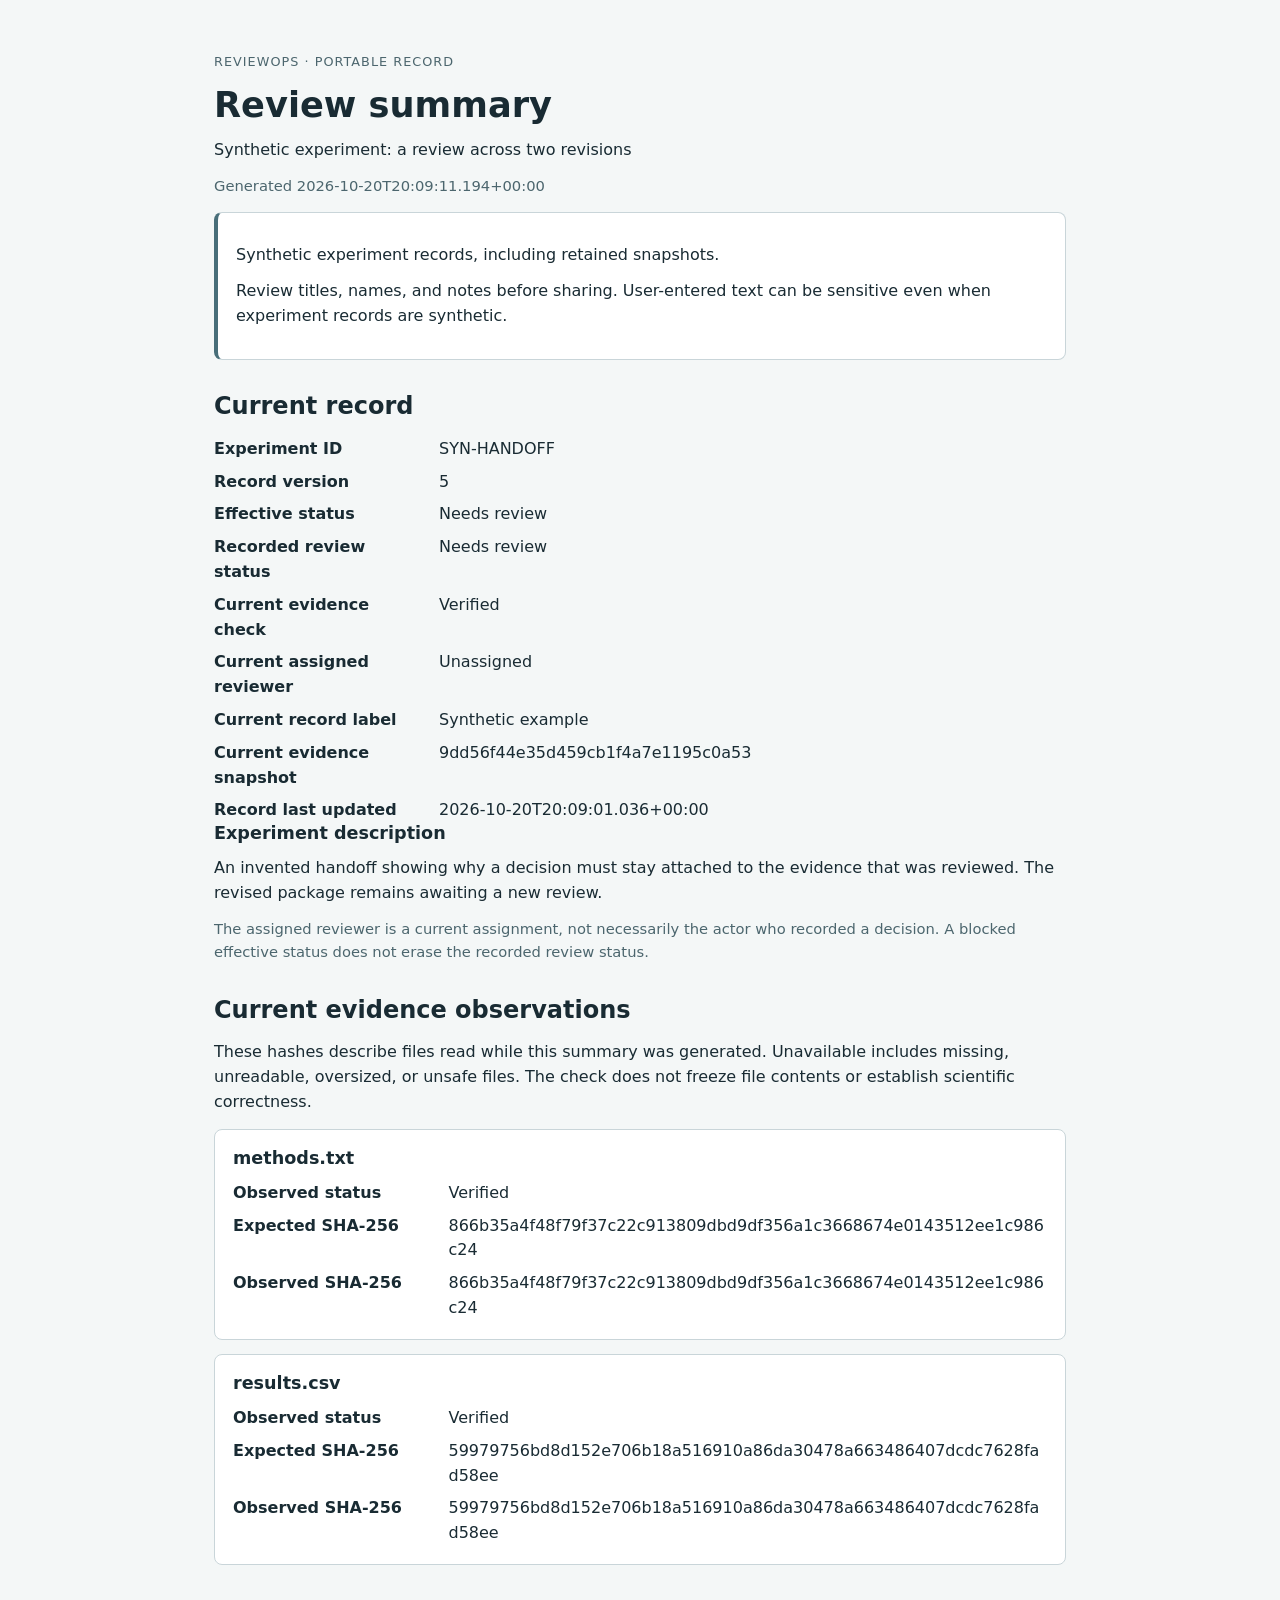
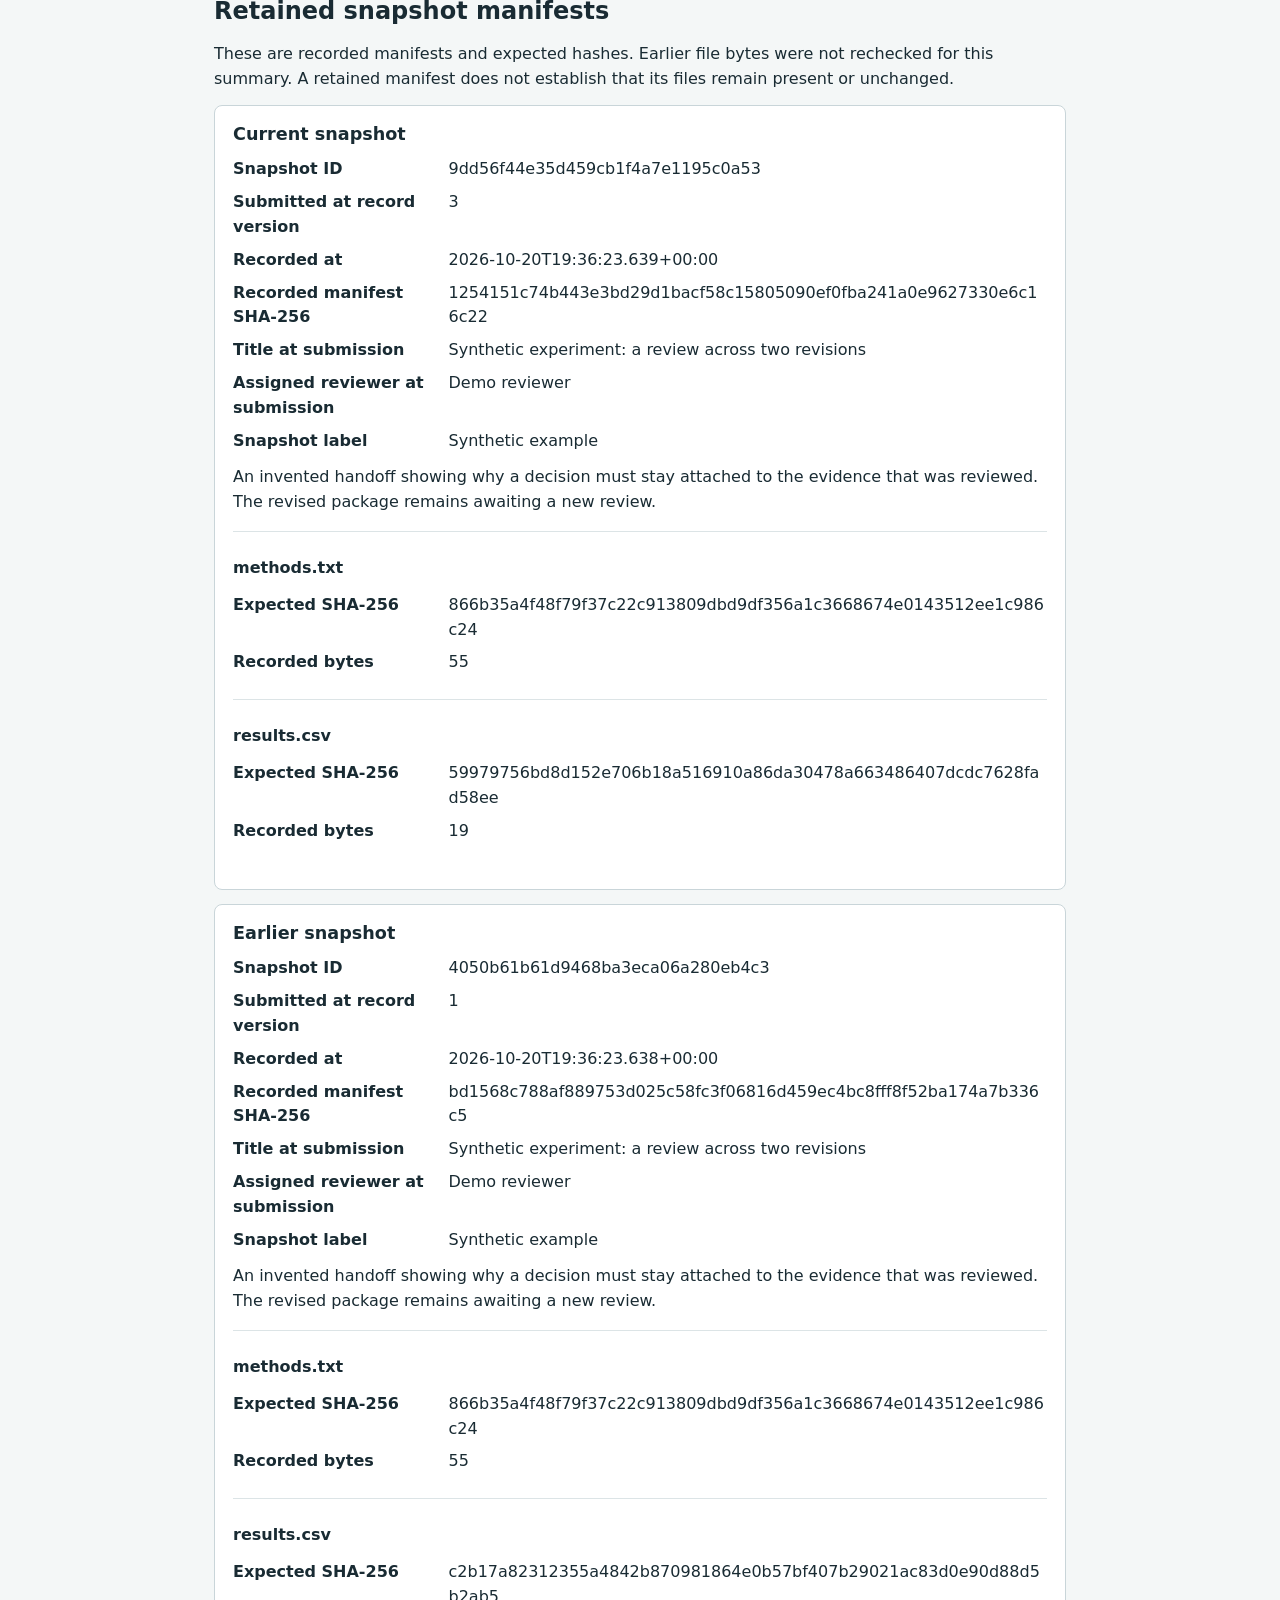
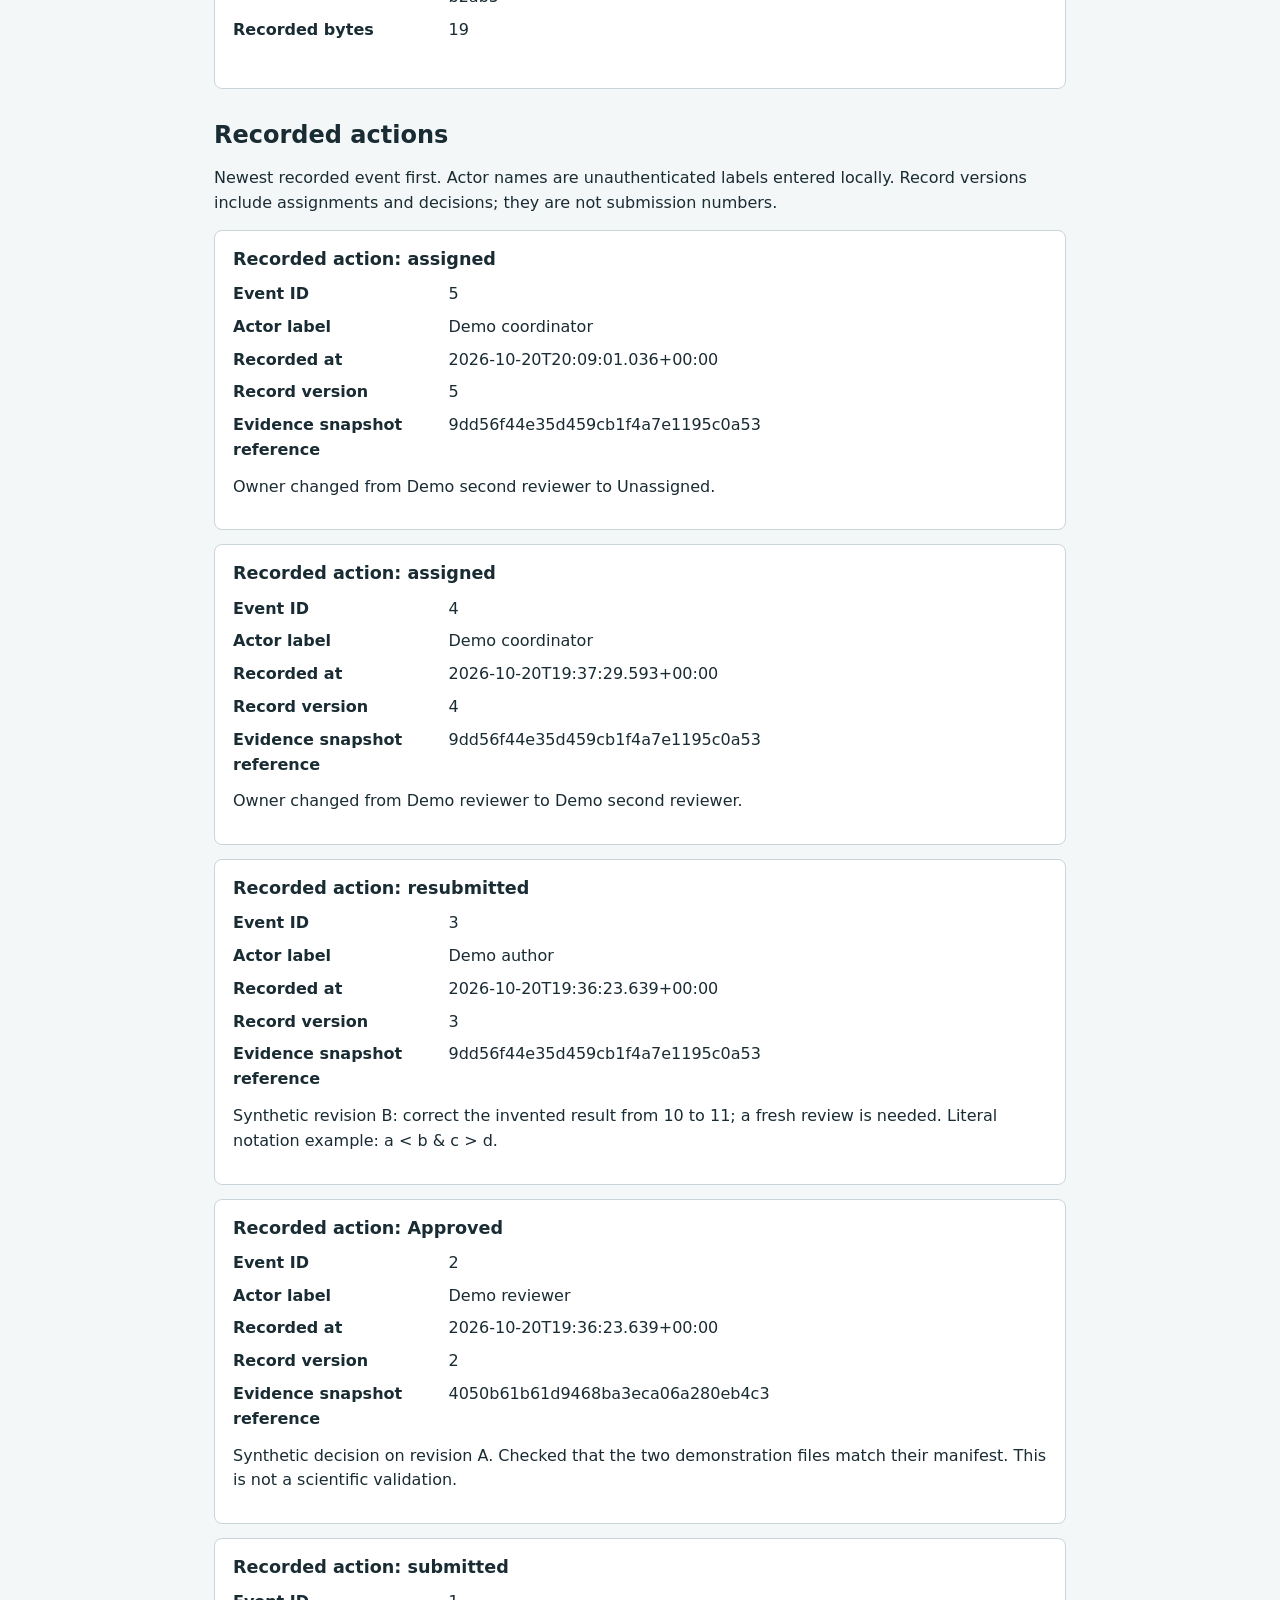
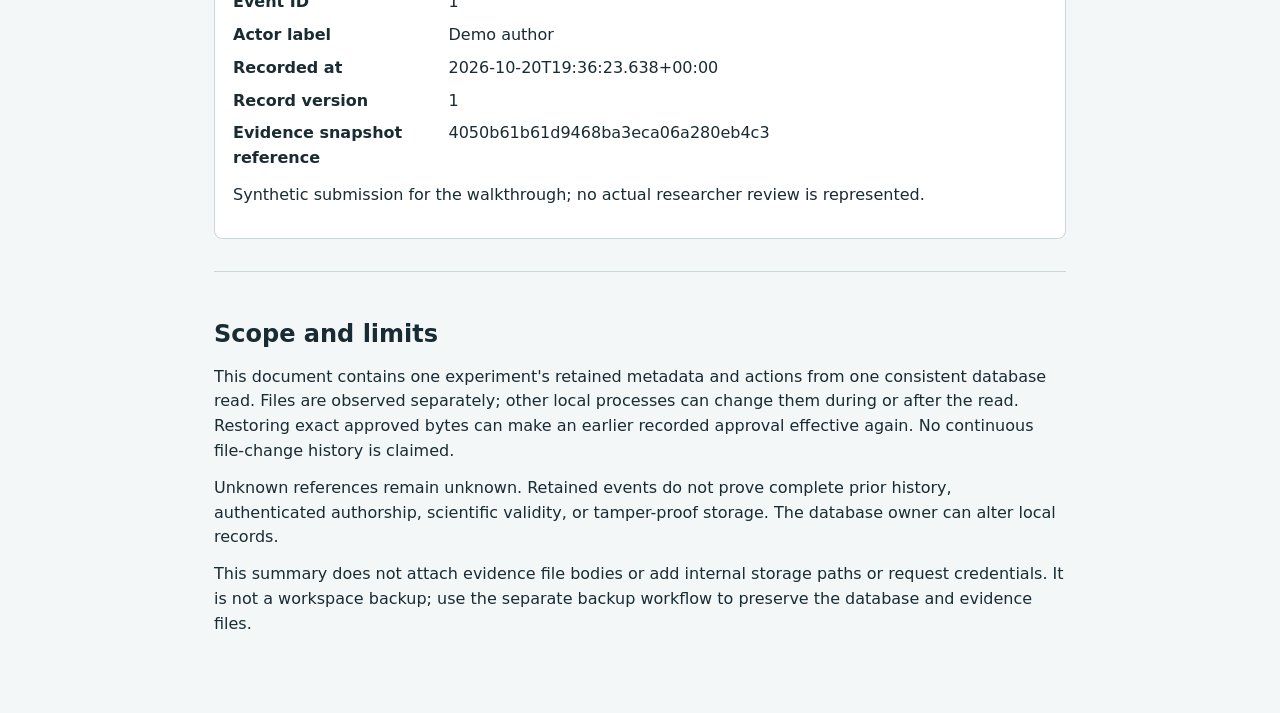
<file: docs/assets/reviewops-synthetic-summary.html>
<!doctype html>
<html lang="en"><head><meta charset="utf-8">
<meta name="viewport" content="width=device-width, initial-scale=1">
<meta name="referrer" content="no-referrer">
<meta http-equiv="Content-Security-Policy" content="default-src &#x27;none&#x27;; style-src &#x27;unsafe-inline&#x27;; script-src &#x27;none&#x27;; img-src &#x27;none&#x27;; connect-src &#x27;none&#x27;; object-src &#x27;none&#x27;; base-uri &#x27;none&#x27;; form-action &#x27;none&#x27;">
<title>ReviewOps review summary</title>
<style>
:root{color-scheme:light;font-family:system-ui,-apple-system,BlinkMacSystemFont,"Segoe UI",sans-serif;color:#192b33;background:#f4f7f7;line-height:1.55}
*{box-sizing:border-box}body{margin:0}main{max-width:900px;margin:auto;padding:40px 24px 64px}
h1,h2,h3{line-height:1.2;overflow-wrap:anywhere}h1{font-size:2.2rem;margin:0 0 8px}h2{margin:32px 0 16px}h3{margin:0 0 12px;font-size:1.1rem}
p{margin:12px 0}.eyebrow{font-size:.8rem;text-transform:uppercase;letter-spacing:.08em;color:#4c666e}.muted{color:#4c666e;font-size:.92rem}
.notice,article{background:#fff;border:1px solid #c9d5d9;border-radius:8px;padding:18px;margin:14px 0}.notice{border-left:4px solid #486e79}
dl{display:grid;grid-template-columns:minmax(130px,1fr) minmax(0,3fr);gap:8px 16px;margin:0}dt{font-weight:600}dd{margin:0;white-space:pre-wrap;overflow-wrap:anywhere}
.text{white-space:pre-wrap;overflow-wrap:anywhere}.files{list-style:none;padding:0}.files li{margin:12px 0;padding:12px 0;border-top:1px solid #dce4e6}.filename{font-weight:600;overflow-wrap:anywhere}section{margin-top:30px}footer{border-top:1px solid #c9d5d9;margin-top:32px;padding-top:16px}
@media(max-width:560px){main{padding:24px 16px 40px}dl{grid-template-columns:1fr;gap:3px}dd{margin-bottom:10px}article,.notice{padding:14px}}
@media print{:root{background:#fff;color:#000}main{max-width:none;padding:0}article{border-radius:0}h2,h3{break-after:avoid}dl,.files li{break-inside:avoid}.notice{border-color:#777}}
</style></head><body><main>
<header><p class="eyebrow">ReviewOps · portable record</p><h1>Review summary</h1>
<p class="text">Synthetic experiment: a review across two revisions</p><p class="muted">Generated 2026-10-20T20:09:11.194+00:00</p></header>
<aside class="notice"><p>Synthetic experiment records, including retained snapshots.</p><p>Review titles, names, and notes before sharing. User-entered text can be sensitive even when experiment records are synthetic.</p></aside>

<section aria-labelledby="current"><h2 id="current">Current record</h2><dl>
<dt>Experiment ID</dt><dd>SYN-HANDOFF</dd>
<dt>Record version</dt><dd>5</dd>
<dt>Effective status</dt><dd>Needs review</dd>
<dt>Recorded review status</dt><dd>Needs review</dd>
<dt>Current evidence check</dt><dd>Verified</dd>
<dt>Current assigned reviewer</dt><dd>Unassigned</dd>
<dt>Current record label</dt><dd>Synthetic example</dd>
<dt>Current evidence snapshot</dt><dd>9dd56f44e35d459cb1f4a7e1195c0a53</dd>
<dt>Record last updated</dt><dd>2026-10-20T20:09:01.036+00:00</dd>
</dl><h3>Experiment description</h3><p class="text">An invented handoff showing why a decision must stay attached to the evidence that was reviewed. The revised package remains awaiting a new review.</p>
<p class="muted">The assigned reviewer is a current assignment, not necessarily the actor who recorded a decision. A blocked effective status does not erase the recorded review status.</p></section>
<section aria-labelledby="evidence"><h2 id="evidence">Current evidence observations</h2>
<p>These hashes describe files read while this summary was generated. Unavailable includes missing, unreadable, oversized, or unsafe files. The check does not freeze file contents or establish scientific correctness.</p>
<article><h3>methods.txt</h3><dl>
<dt>Observed status</dt><dd>Verified</dd>
<dt>Expected SHA-256</dt><dd>866b35a4f48f79f37c22c913809dbd9df356a1c3668674e0143512ee1c986c24</dd>
<dt>Observed SHA-256</dt><dd>866b35a4f48f79f37c22c913809dbd9df356a1c3668674e0143512ee1c986c24</dd>
</dl></article>
<article><h3>results.csv</h3><dl>
<dt>Observed status</dt><dd>Verified</dd>
<dt>Expected SHA-256</dt><dd>59979756bd8d152e706b18a516910a86da30478a663486407dcdc7628fad58ee</dd>
<dt>Observed SHA-256</dt><dd>59979756bd8d152e706b18a516910a86da30478a663486407dcdc7628fad58ee</dd>
</dl></article>
</section><section aria-labelledby="snapshots"><h2 id="snapshots">Retained snapshot manifests</h2>
<p>These are recorded manifests and expected hashes. Earlier file bytes were not rechecked for this summary. A retained manifest does not establish that its files remain present or unchanged.</p>
<article><h3>Current snapshot</h3><dl>
<dt>Snapshot ID</dt><dd>9dd56f44e35d459cb1f4a7e1195c0a53</dd>
<dt>Submitted at record version</dt><dd>3</dd>
<dt>Recorded at</dt><dd>2026-10-20T19:36:23.639+00:00</dd>
<dt>Recorded manifest SHA-256</dt><dd>1254151c74b443e3bd29d1bacf58c15805090ef0fba241a0e9627330e6c16c22</dd>
<dt>Title at submission</dt><dd>Synthetic experiment: a review across two revisions</dd>
<dt>Assigned reviewer at submission</dt><dd>Demo reviewer</dd>
<dt>Snapshot label</dt><dd>Synthetic example</dd>
</dl>
<p class="text">An invented handoff showing why a decision must stay attached to the evidence that was reviewed. The revised package remains awaiting a new review.</p>
<ul class="files">
<li><p class="filename">methods.txt</p><dl><dt>Expected SHA-256</dt><dd>866b35a4f48f79f37c22c913809dbd9df356a1c3668674e0143512ee1c986c24</dd><dt>Recorded bytes</dt><dd>55</dd></dl></li>
<li><p class="filename">results.csv</p><dl><dt>Expected SHA-256</dt><dd>59979756bd8d152e706b18a516910a86da30478a663486407dcdc7628fad58ee</dd><dt>Recorded bytes</dt><dd>19</dd></dl></li>
</ul>
</article>
<article><h3>Earlier snapshot</h3><dl>
<dt>Snapshot ID</dt><dd>4050b61b61d9468ba3eca06a280eb4c3</dd>
<dt>Submitted at record version</dt><dd>1</dd>
<dt>Recorded at</dt><dd>2026-10-20T19:36:23.638+00:00</dd>
<dt>Recorded manifest SHA-256</dt><dd>bd1568c788af889753d025c58fc3f06816d459ec4bc8fff8f52ba174a7b336c5</dd>
<dt>Title at submission</dt><dd>Synthetic experiment: a review across two revisions</dd>
<dt>Assigned reviewer at submission</dt><dd>Demo reviewer</dd>
<dt>Snapshot label</dt><dd>Synthetic example</dd>
</dl>
<p class="text">An invented handoff showing why a decision must stay attached to the evidence that was reviewed. The revised package remains awaiting a new review.</p>
<ul class="files">
<li><p class="filename">methods.txt</p><dl><dt>Expected SHA-256</dt><dd>866b35a4f48f79f37c22c913809dbd9df356a1c3668674e0143512ee1c986c24</dd><dt>Recorded bytes</dt><dd>55</dd></dl></li>
<li><p class="filename">results.csv</p><dl><dt>Expected SHA-256</dt><dd>c2b17a82312355a4842b870981864e0b57bf407b29021ac83d0e90d88d5b2ab5</dd><dt>Recorded bytes</dt><dd>19</dd></dl></li>
</ul>
</article>
</section><section aria-labelledby="history"><h2 id="history">Recorded actions</h2>
<p>Newest recorded event first. Actor names are unauthenticated labels entered locally. Record versions include assignments and decisions; they are not submission numbers.</p>
<article><h3>Recorded action: assigned</h3><dl>
<dt>Event ID</dt><dd>5</dd>
<dt>Actor label</dt><dd>Demo coordinator</dd>
<dt>Recorded at</dt><dd>2026-10-20T20:09:01.036+00:00</dd>
<dt>Record version</dt><dd>5</dd>
<dt>Evidence snapshot reference</dt><dd>9dd56f44e35d459cb1f4a7e1195c0a53</dd>
</dl><p class="text">Owner changed from Demo second reviewer to Unassigned.</p></article>
<article><h3>Recorded action: assigned</h3><dl>
<dt>Event ID</dt><dd>4</dd>
<dt>Actor label</dt><dd>Demo coordinator</dd>
<dt>Recorded at</dt><dd>2026-10-20T19:37:29.593+00:00</dd>
<dt>Record version</dt><dd>4</dd>
<dt>Evidence snapshot reference</dt><dd>9dd56f44e35d459cb1f4a7e1195c0a53</dd>
</dl><p class="text">Owner changed from Demo reviewer to Demo second reviewer.</p></article>
<article><h3>Recorded action: resubmitted</h3><dl>
<dt>Event ID</dt><dd>3</dd>
<dt>Actor label</dt><dd>Demo author</dd>
<dt>Recorded at</dt><dd>2026-10-20T19:36:23.639+00:00</dd>
<dt>Record version</dt><dd>3</dd>
<dt>Evidence snapshot reference</dt><dd>9dd56f44e35d459cb1f4a7e1195c0a53</dd>
</dl><p class="text">Synthetic revision B: correct the invented result from 10 to 11; a fresh review is needed. Literal notation example: a &lt; b &amp; c &gt; d.</p></article>
<article><h3>Recorded action: Approved</h3><dl>
<dt>Event ID</dt><dd>2</dd>
<dt>Actor label</dt><dd>Demo reviewer</dd>
<dt>Recorded at</dt><dd>2026-10-20T19:36:23.639+00:00</dd>
<dt>Record version</dt><dd>2</dd>
<dt>Evidence snapshot reference</dt><dd>4050b61b61d9468ba3eca06a280eb4c3</dd>
</dl><p class="text">Synthetic decision on revision A. Checked that the two demonstration files match their manifest. This is not a scientific validation.</p></article>
<article><h3>Recorded action: submitted</h3><dl>
<dt>Event ID</dt><dd>1</dd>
<dt>Actor label</dt><dd>Demo author</dd>
<dt>Recorded at</dt><dd>2026-10-20T19:36:23.638+00:00</dd>
<dt>Record version</dt><dd>1</dd>
<dt>Evidence snapshot reference</dt><dd>4050b61b61d9468ba3eca06a280eb4c3</dd>
</dl><p class="text">Synthetic submission for the walkthrough; no actual researcher review is represented.</p></article>
</section><footer><h2>Scope and limits</h2><p>This document contains one experiment's retained metadata and actions from one consistent database read. Files are observed separately; other local processes can change them during or after the read. Restoring exact approved bytes can make an earlier recorded approval effective again. No continuous file-change history is claimed.</p><p>Unknown references remain unknown. Retained events do not prove complete prior history, authenticated authorship, scientific validity, or tamper-proof storage. The database owner can alter local records.</p><p>This summary does not attach evidence file bodies or add internal storage paths or request credentials. It is not a workspace backup; use the separate backup workflow to preserve the database and evidence files.</p></footer></main></body></html>
</file>
